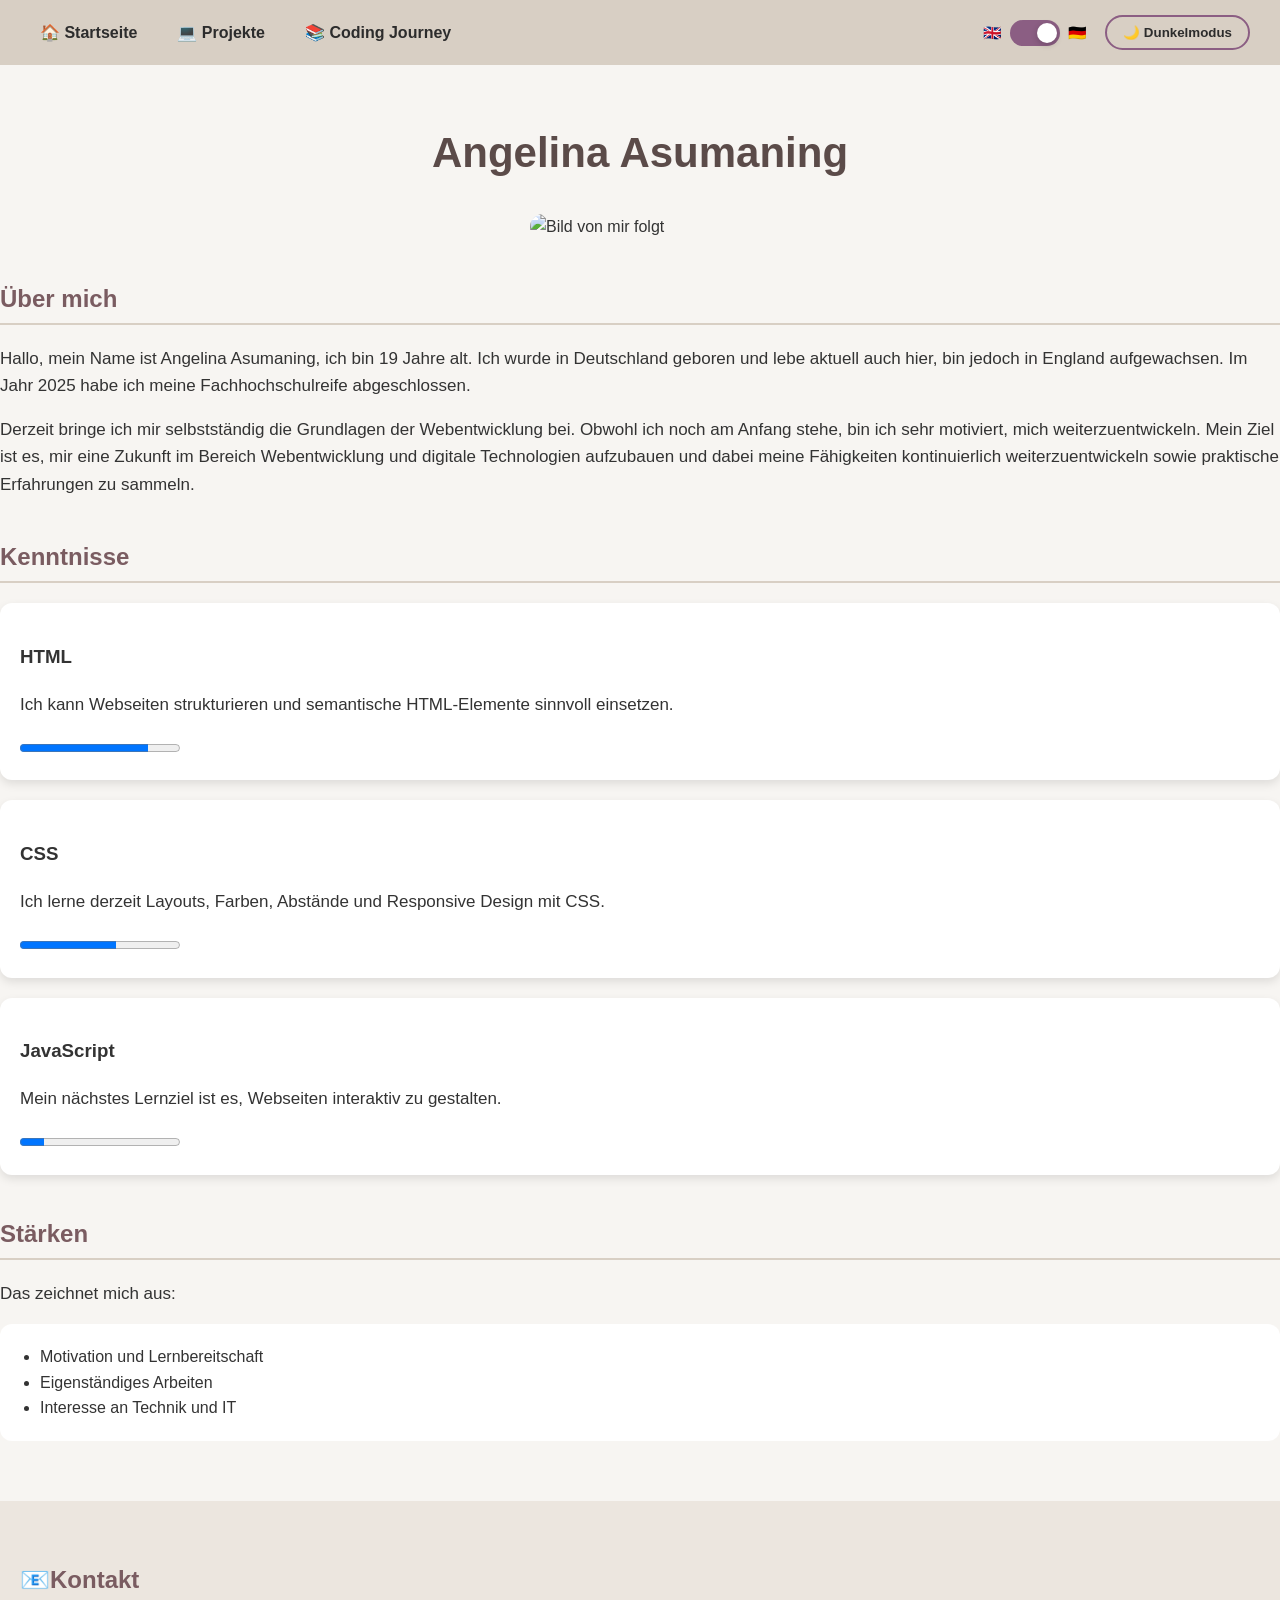
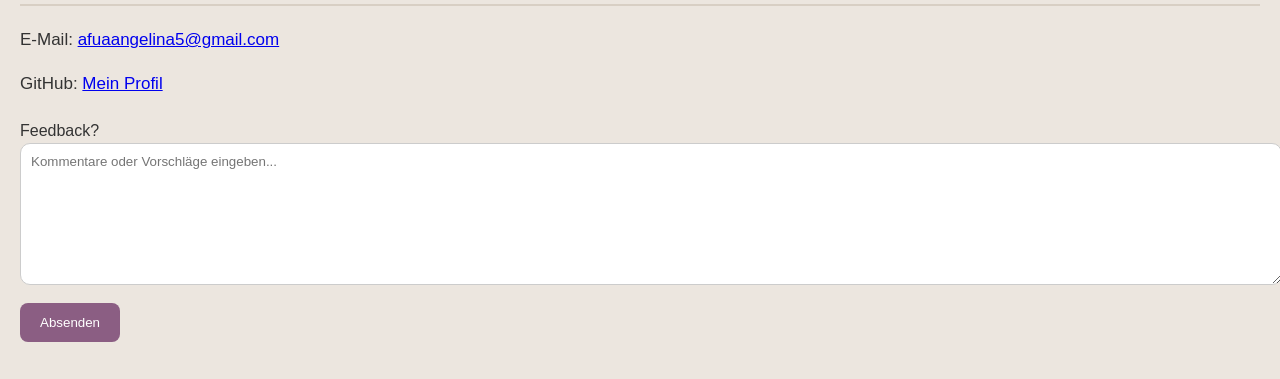
<file: index.html>
<!DOCTYPE html>
<html lang="de">
<head>
    <meta charset="utf-8">
    <title>Portfolio</title>
    <link rel="stylesheet" href="style.css">
</head>

<body>

   <nav>

<div class="nav-left">

<div class="dropdown">

<a href="index.html">🏠 Startseite</a>

<div class="dropdown-content">

<a href="index.html#about">Über mich</a>

<a href="index.html#skills">Kenntnisse</a>

<a href="index.html#strengths">Stärken</a>

<a href="#contact">Kontakt</a>

</div>

</div>

<div class="dropdown">

<a href="Projects.html">💻 Projekte</a>

<div class="dropdown-content">

<a href="Projects.html#project1">Erstes Projekt</a>

<a href="Projects.html#future">Zukünftige Projekte</a>

</div>
</div>
<div class="dropdown">

<a href="journey.html">📚 Coding Journey</a>

<div class="dropdown-content">

<a href="journey.html#timeline">Zeitstrahl</a>

<a href="journey.html#progress">Fortschritt</a>

<a href="journey.html#next">Nächste Ziele</a>

</div>

</div>

</div>

<div class="nav-right">

<div class="language-toggle">

<span>🇬🇧</span>

<label class="switch">

<input
type="checkbox"
checked
onchange="window.location.href='index-en.html'">

<span class="slider"></span>

</label>

<span>🇩🇪</span>

</div>

<button
id="theme-toggle"
data-language="de">

🌙 Dunkelmodus

</button>

</div>

</nav>

    <br>

    <h1>Angelina Asumaning</h1>

    <!-- Bild wird später hinzugefügt -->
    <img alt="Bild von mir folgt">

    <h2 id="about">Über mich</h2>

    <p>Hallo, mein Name ist Angelina Asumaning, ich bin 19 Jahre alt. Ich wurde in Deutschland geboren und lebe aktuell auch hier, bin jedoch in England aufgewachsen. Im Jahr 2025 habe ich meine Fachhochschulreife abgeschlossen.</p>

    <p>Derzeit bringe ich mir selbstständig die Grundlagen der Webentwicklung bei. Obwohl ich noch am Anfang stehe, bin ich sehr motiviert, mich weiterzuentwickeln. Mein Ziel ist es, mir eine Zukunft im Bereich Webentwicklung und digitale Technologien aufzubauen und dabei meine Fähigkeiten kontinuierlich weiterzuentwickeln sowie praktische Erfahrungen zu sammeln.</p>

   <section id="skills">

    <h2>Kenntnisse</h2>

    <div class="skill-card">

        <h3>HTML</h3>

        <p>Ich kann Webseiten strukturieren und semantische HTML-Elemente sinnvoll einsetzen.</p>

        <progress value="80" max="100"></progress>

    </div>

    <div class="skill-card">

        <h3>CSS</h3>

        <p>Ich lerne derzeit Layouts, Farben, Abstände und Responsive Design mit CSS.</p>

        <progress value="60" max="100"></progress>

    </div>

    <div class="skill-card">

        <h3>JavaScript</h3>

        <p>Mein nächstes Lernziel ist es, Webseiten interaktiv zu gestalten.</p>

        <progress value="15" max="100"></progress>

    </div>

</section>
    <h2 id="strengths">Stärken</h2>

    <p>Das zeichnet mich aus:</p>

    <ul>
        <li>Motivation und Lernbereitschaft</li>
        <li>Eigenständiges Arbeiten</li>
        <li>Interesse an Technik und IT</li>
    </ul>

    <footer>
        <h2 id="contact">📧Kontakt</h2>
        <p>E-Mail: <a href="mailto:afuaangelina5@gmail.com">afuaangelina5@gmail.com</a></p>
        <p>GitHub: <a href="https://github.com/afuaangelina">Mein Profil</a></p>
       <form id="feedback-form" action="https://formspree.io/f/mlgyypqn" method="POST">  
      <label for="feedback">Feedback?</label><br>
      <textarea  id="feedback" name="feedback" placeholder="Kommentare oder Vorschläge eingeben..." required></textarea>   
      <button type="submit">Absenden</button>
    <p id="success-message"></p>
 </form>
    </footer>
<script src="script.js"></script>
</body>
</html>
</file>
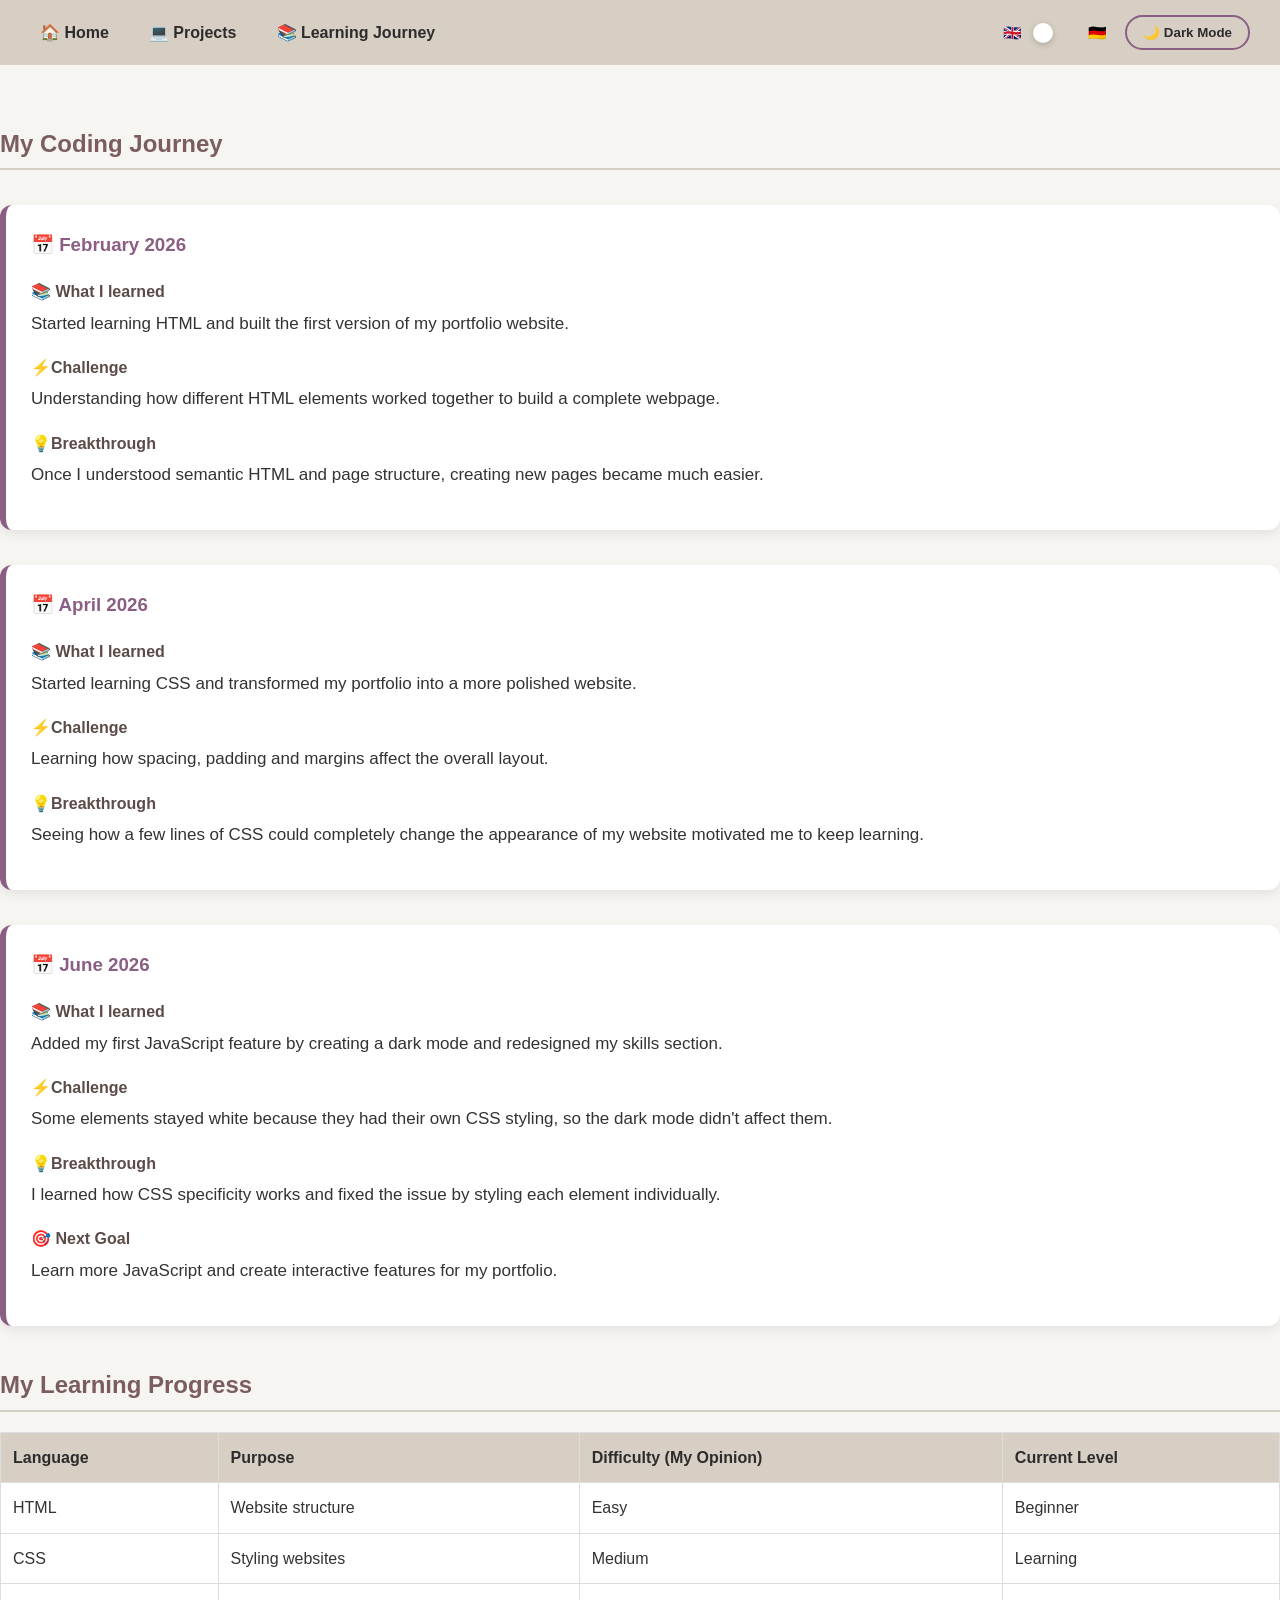
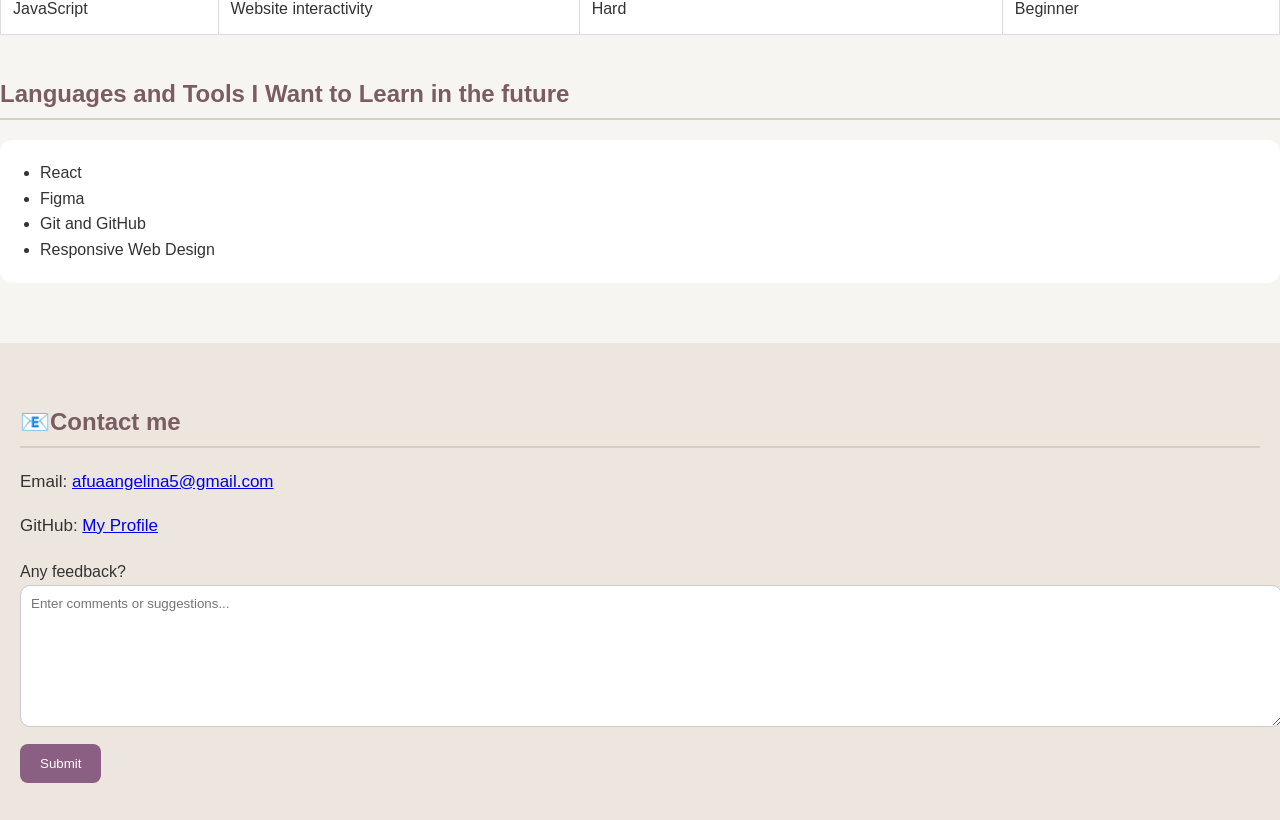
<file: journey-en.html>
<!DOCTYPE html>
<html lang="en">
<head>
    <meta charset="utf-8">
    <title>My Coding Journey</title>
    <link rel="stylesheet" href="style.css">
</head>

<body>

<nav>

<div class="nav-left">

<div class="dropdown">

<a href="index-en.html">🏠 Home</a>

<div class="dropdown-content">

<a href="index-en.html#about">About</a>

<a href="index-en.html#skills">Skills</a>

<a href="index-en.html#strengths">Strengths</a>

<a href="#contact">Contact</a>

</div>

</div>

<div class="dropdown">

<a href="Projects-en.html">💻 Projects</a>

<div class="dropdown-content">

<a href="Projects-en.html#project1">First Project</a>

<a href="Projects-en.html#future">Future Projects</a>

</div>

</div>

<div class="dropdown">

<a href="journey-en.html">📚 Learning Journey</a>

<div class="dropdown-content">

<a href="journey-en.html#timeline">Timeline</a>

<a href="journey-en.html#progress">Progress</a>

<a href="journey-en.html#next">Next Goals</a>

</div>

</div>

</div>

<div class="nav-right">

<div class="language-toggle">

<span>🇬🇧</span>

<label class="switch">

<input
type="checkbox"
onchange="window.location.href='journey.html'">

<span class="slider"></span>

</label>

<span>🇩🇪</span>

</div>

<button
id="theme-toggle"
data-language="en">

🌙 Dark Mode

</button>

</div>

</nav>

<section id="timeline">

<h2>My Coding Journey</h2>

<div class="timeline-item">

<h3 id="february">📅 February 2026</h3>

<h4>📚 What I learned</h4>

<p>
Started learning HTML and built the first version of my portfolio website.
</p>

<h4>⚡Challenge</h4>

<p>
Understanding how different HTML elements worked together to build a complete webpage.
</p>

<h4>💡Breakthrough</h4>

<p>
Once I understood semantic HTML and page structure, creating new pages became much easier.
</p>

</div>

<div class="timeline-item">

<h3 id="april">📅 April 2026</h3>

<h4>📚 What I learned</h4>

<p>
Started learning CSS and transformed my portfolio into a more polished website.
</p>

<h4>⚡Challenge</h4>

<p>
Learning how spacing, padding and margins affect the overall layout.
</p>

<h4>💡Breakthrough</h4>

<p>
Seeing how a few lines of CSS could completely change the appearance of my website motivated me to keep learning.
</p>

</div>

<div class="timeline-item">

<h3 id="june">📅 June 2026</h3>

<h4>📚 What I learned</h4>

<p>
Added my first JavaScript feature by creating a dark mode and redesigned my skills section.
</p>

<h4>⚡Challenge</h4>

<p>
Some elements stayed white because they had their own CSS styling, so the dark mode didn't affect them.
</p>

<h4>💡Breakthrough</h4>

<p>
I learned how CSS specificity works and fixed the issue by styling each element individually.
</p>

<h4>🎯 Next Goal</h4>

<p>
Learn more JavaScript and create interactive features for my portfolio.
</p>

</div>

</section>
<h2 id="progress">My Learning Progress</h2>

<table border="1">
    <tr>
        <th>Language</th>
        <th>Purpose</th>
        <th>Difficulty (My Opinion)</th>
        <th>Current Level</th>
    </tr>

    <tr>
        <td>HTML</td>
        <td>Website structure</td>
        <td>Easy</td>
        <td>Beginner</td>
    </tr>

    <tr>
        <td>CSS</td>
        <td>Styling websites</td>
        <td>Medium</td>
        <td>Learning</td>
    </tr>

    <tr>
        <td>JavaScript</td>
        <td>Website interactivity</td>
        <td>Hard</td>
        <td>Beginner</td>
    </tr>
</table>

<h2 id="next">Languages and Tools I Want to Learn in the future</h2>

<ul>
    <li>React</li>
    <li>Figma</li>
    <li>Git and GitHub</li>
    <li>Responsive Web Design</li>
</ul>

<footer>
     <h2 id="contact">📧Contact me</h2>
     <p>Email: <a href="mailto:afuaangelina5@gmail.com">afuaangelina5@gmail.com</a></p>
     <p>GitHub: <a href="https://github.com/afuaangelina">My Profile</a></p>
       <form id="feedback-form" action="https://formspree.io/f/mlgyypqn" method="POST">   
     <label for="feedback">Any feedback?</label><br>
     <textarea id="feedback" name="feedback" placeholder="Enter comments or suggestions..." required></textarea>   
     <button type="submit">Submit</button>
     <p id="success-message"></p>
     </form>        
</footer>
<script src="script.js"></script>
</body>
</html>
</file>
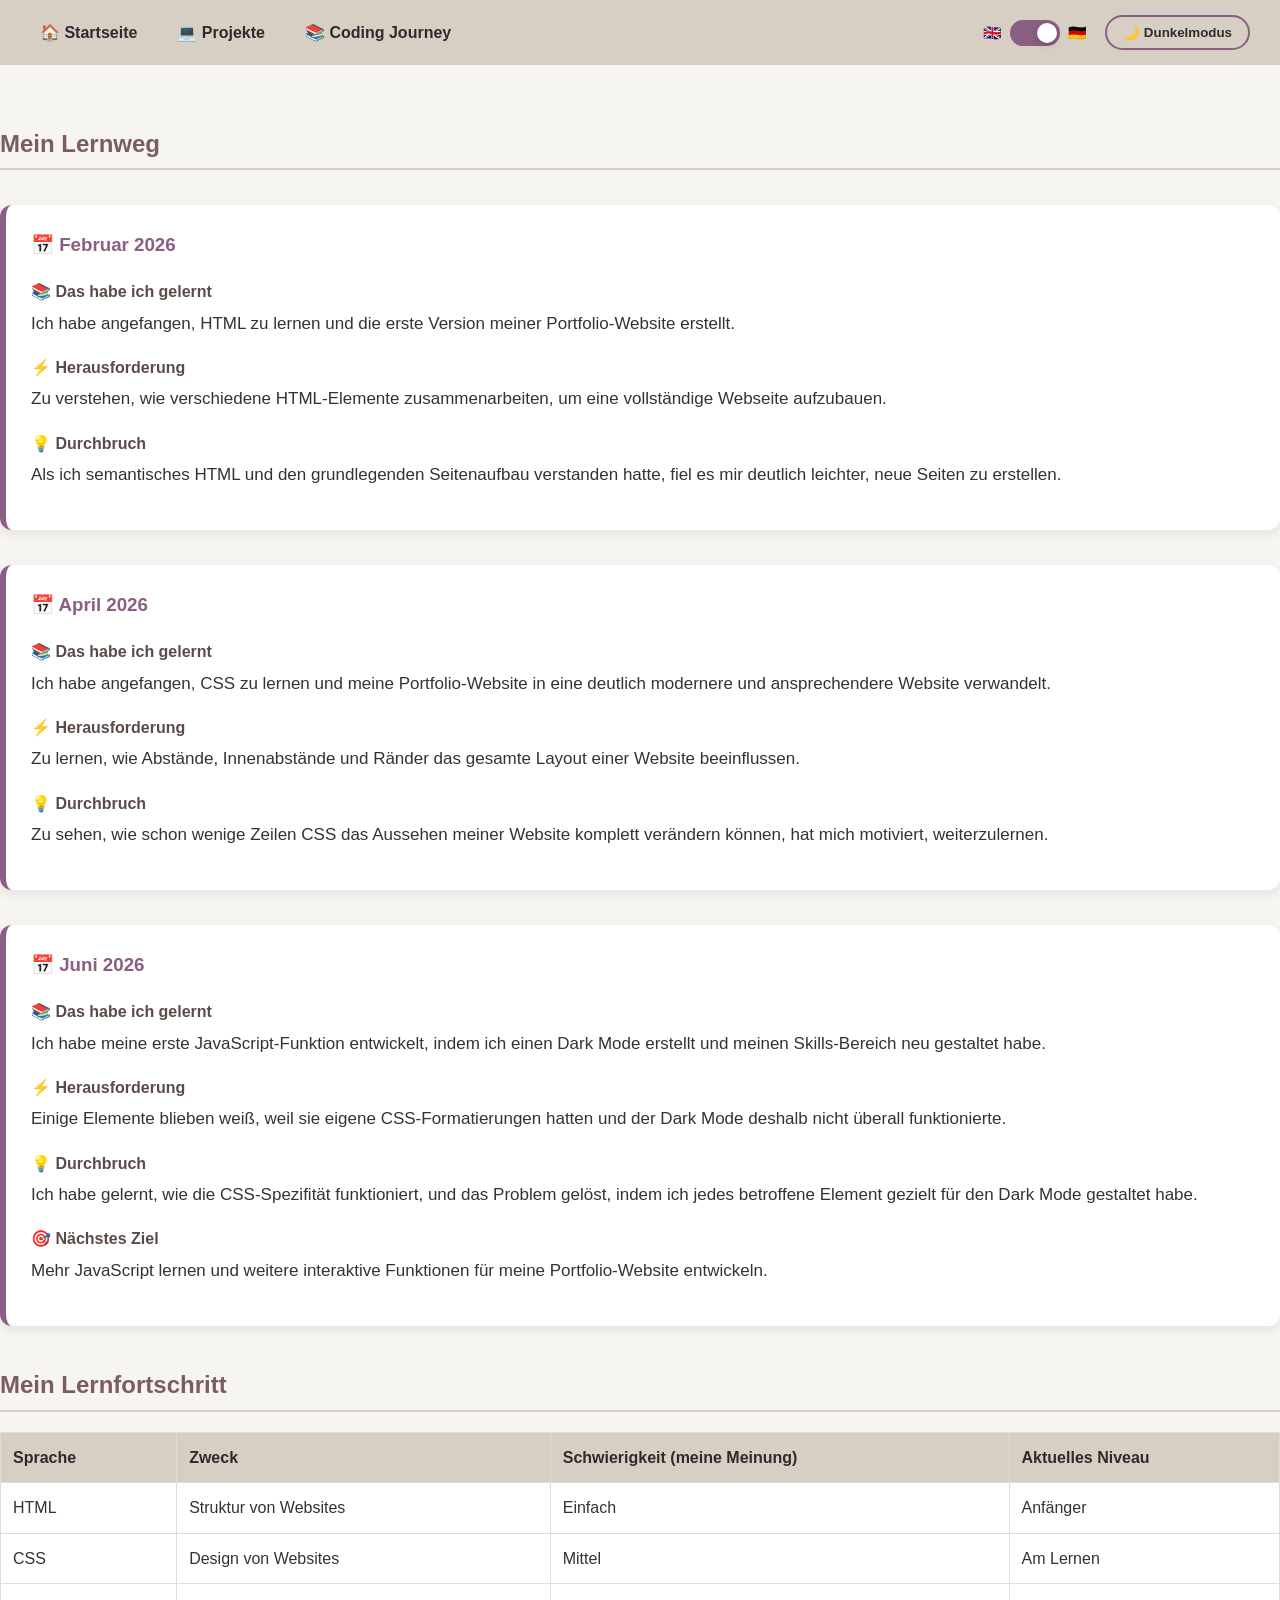
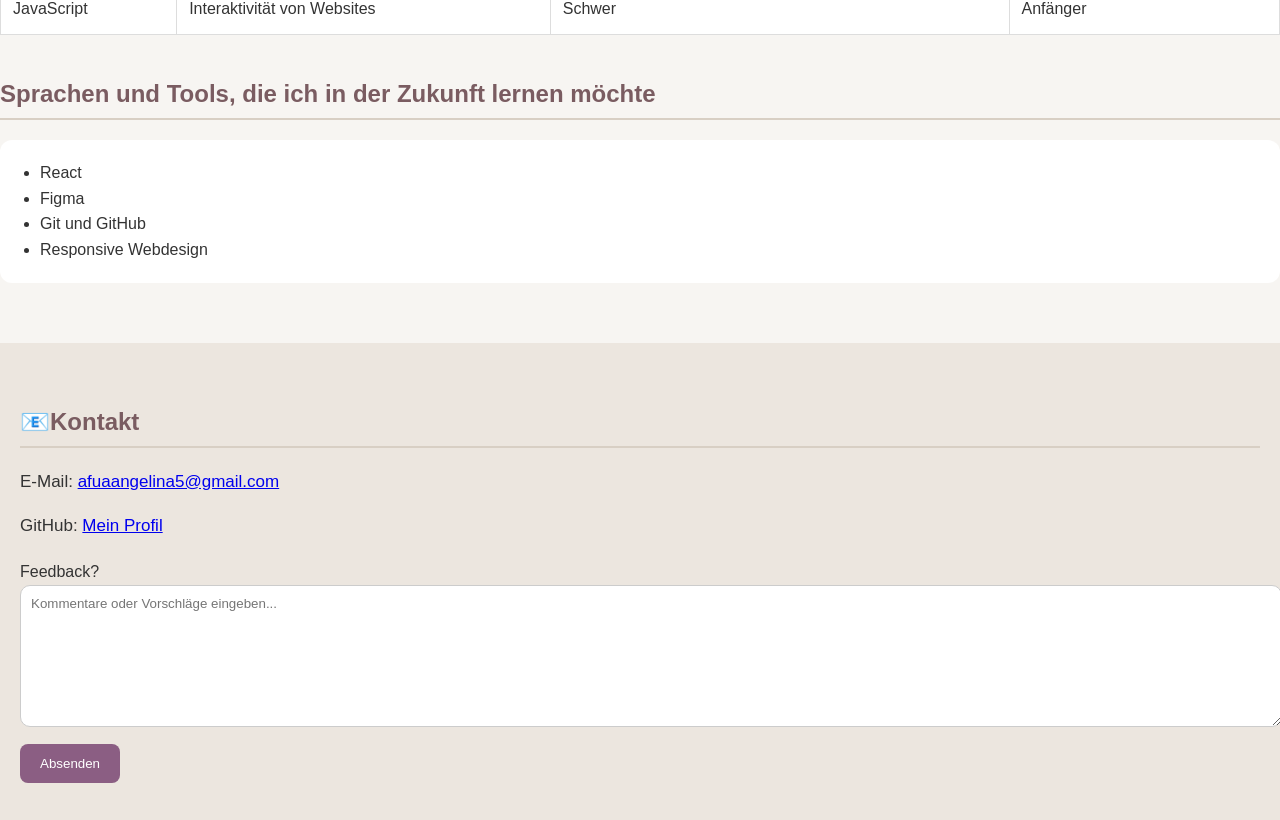
<file: journey.html>
<!DOCTYPE html>
<html lang="de">
<head>
    <meta charset="utf-8">
    <title>Mein Lernweg</title>
    <link rel="stylesheet" href="style.css">
</head>

<body>

<nav>

<div class="nav-left">

<div class="dropdown">

<a href="index.html">🏠 Startseite</a>

<div class="dropdown-content">

<a href="index.html#about">Über mich</a>

<a href="index.html#skills">Kenntnisse</a>

<a href="index.html#strengths">Stärken</a>

<a href="#contact">Kontakt</a>

</div>

</div>

<div class="dropdown">

<a href="Projects.html">💻 Projekte</a>

<div class="dropdown-content">

<a href="Projects.html#project1">Erstes Projekt</a>

<a href="Projects.html#future">Zukünftige Projekte</a>

</div>
</div>
<div class="dropdown">

<a href="journey.html">📚 Coding Journey</a>

<div class="dropdown-content">

<a href="journey.html#timeline">Zeitstrahl</a>

<a href="journey.html#progress">Fortschritt</a>

<a href="journey.html#next">Nächste Ziele</a>

</div>

</div>

</div>

<div class="nav-right">

<div class="language-toggle">

<span>🇬🇧</span>

<label class="switch">

<input
type="checkbox"
checked
onchange="window.location.href='journey-en.html'">

<span class="slider"></span>

</label>

<span>🇩🇪</span>

</div>

<button
id="theme-toggle"
data-language="de">

🌙 Dunkelmodus

</button>

</div>

</nav>

<section id="timeline">

<h2>Mein Lernweg</h2>

<div class="timeline-item">

<h3 id="february">📅 Februar 2026</h3>

<h4>📚 Das habe ich gelernt</h4>

<p>
Ich habe angefangen, HTML zu lernen und die erste Version meiner Portfolio-Website erstellt.
</p>

<h4>⚡ Herausforderung</h4>

<p>
Zu verstehen, wie verschiedene HTML-Elemente zusammenarbeiten, um eine vollständige Webseite aufzubauen.
</p>

<h4>💡 Durchbruch</h4>

<p>
Als ich semantisches HTML und den grundlegenden Seitenaufbau verstanden hatte, fiel es mir deutlich leichter, neue Seiten zu erstellen.
</p>

</div>

<div class="timeline-item">

<h3 id="april">📅 April 2026</h3>

<h4>📚 Das habe ich gelernt</h4>

<p>
Ich habe angefangen, CSS zu lernen und meine Portfolio-Website in eine deutlich modernere und ansprechendere Website verwandelt.
</p>

<h4>⚡ Herausforderung</h4>

<p>
Zu lernen, wie Abstände, Innenabstände und Ränder das gesamte Layout einer Website beeinflussen.
</p>

<h4>💡 Durchbruch</h4>

<p>
Zu sehen, wie schon wenige Zeilen CSS das Aussehen meiner Website komplett verändern können, hat mich motiviert, weiterzulernen.
</p>

</div>

<div class="timeline-item">

<h3 id="june">📅 Juni 2026</h3>

<h4>📚 Das habe ich gelernt</h4>

<p>
Ich habe meine erste JavaScript-Funktion entwickelt, indem ich einen Dark Mode erstellt und meinen Skills-Bereich neu gestaltet habe.
</p>

<h4>⚡ Herausforderung</h4>

<p>
Einige Elemente blieben weiß, weil sie eigene CSS-Formatierungen hatten und der Dark Mode deshalb nicht überall funktionierte.
</p>

<h4>💡 Durchbruch</h4>

<p>
Ich habe gelernt, wie die CSS-Spezifität funktioniert, und das Problem gelöst, indem ich jedes betroffene Element gezielt für den Dark Mode gestaltet habe.
</p>

<h4>🎯 Nächstes Ziel</h4>

<p>
Mehr JavaScript lernen und weitere interaktive Funktionen für meine Portfolio-Website entwickeln.
</p>

</div>

</section>
<h2 id="progress">Mein Lernfortschritt</h2>

<table border="1">
    <tr>
        <th>Sprache</th>
        <th>Zweck</th>
        <th>Schwierigkeit (meine Meinung)</th>
        <th>Aktuelles Niveau</th>
    </tr>

    <tr>
        <td>HTML</td>
        <td>Struktur von Websites</td>
        <td>Einfach</td>
        <td>Anfänger</td>
    </tr>

    <tr>
        <td>CSS</td>
        <td>Design von Websites</td>
        <td>Mittel</td>
        <td>Am Lernen</td>
    </tr>

    <tr>
        <td>JavaScript</td>
        <td>Interaktivität von Websites</td>
        <td>Schwer</td>
        <td>Anfänger</td>
    </tr>
</table>

<h2 id="next">Sprachen und Tools, die ich in der Zukunft lernen möchte</h2>

<ul>
    <li>React</li>
    <li>Figma</li>
    <li>Git und GitHub</li>
    <li>Responsive Webdesign</li>
</ul>

<footer>
     <h2 id="contact">📧Kontakt</h2>
     <p>E-Mail: <a href="mailto:afuaangelina5@gmail.com">afuaangelina5@gmail.com</a></p>
     <p>GitHub: <a href="https://github.com/afuaangelina">Mein Profil</a></p>
<form id="feedback-form" action="https://formspree.io/f/mlgyypqn" method="POST">  
      <label for="feedback">Feedback?</label><br>
      <textarea  id="feedback" name="feedback" placeholder="Kommentare oder Vorschläge eingeben..." required></textarea>   
      <button type="submit">Absenden</button>
    <p id="success-message"></p>
 </form>
</footer>
<script src="script.js"></script>
</body>
</html>
</file>
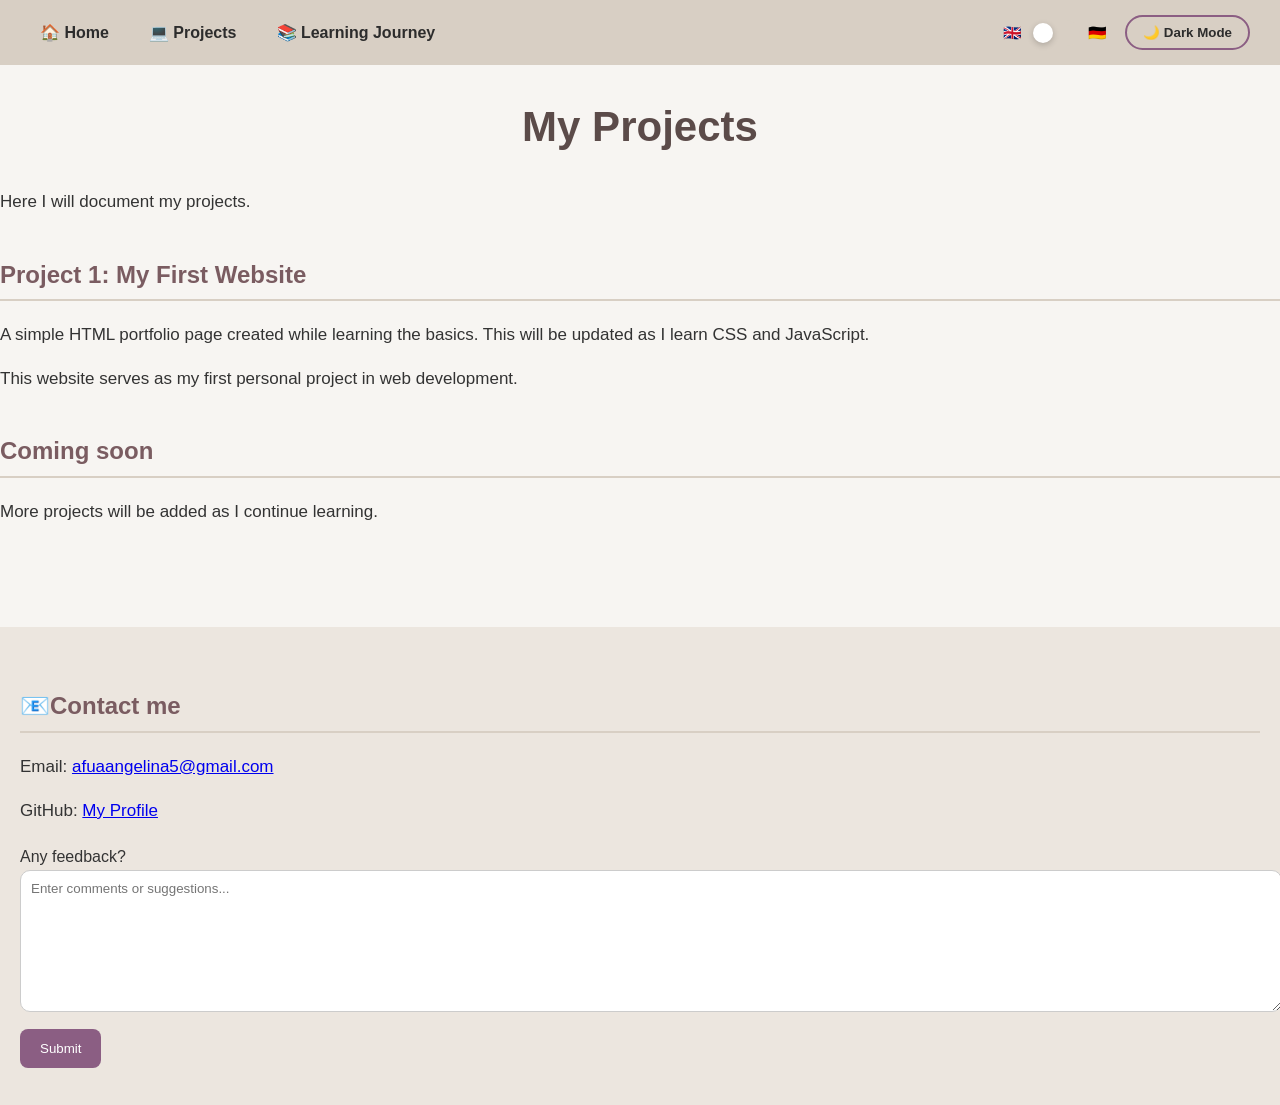
<file: Projects-en.html>
<!DOCTYPE html>
<html lang="en">
<head>
    <meta charset="utf-8">
    <title>Projects</title>
    <link rel="stylesheet" href="style.css">
</head>
<body>

 <nav>

<div class="nav-left">

<div class="dropdown">

<a href="index-en.html">🏠 Home</a>

<div class="dropdown-content">

<a href="index-en.html#about">About</a>

<a href="index-en.html#skills">Skills</a>

<a href="index-en.html#strengths">Strengths</a>

<a href="#contact">Contact</a>

</div>

</div>

<div class="dropdown">

<a href="Projects-en.html">💻 Projects</a>

<div class="dropdown-content">

<a href="Projects-en.html#project1">First Project</a>

<a href="Projects-en.html#future">Future Projects</a>

</div>

</div>

<div class="dropdown">

<a href="journey-en.html">📚 Learning Journey</a>

<div class="dropdown-content">

<a href="journey-en.html#timeline">Timeline</a>

<a href="journey-en.html#progress">Progress</a>

<a href="journey-en.html#next">Next Goals</a>

</div>

</div>

</div>

<div class="nav-right">

<div class="language-toggle">

<span>🇬🇧</span>

<label class="switch">

<input
type="checkbox"
onchange="window.location.href='Projects.html'">

<span class="slider"></span>

</label>

<span>🇩🇪</span>

</div>

<button
id="theme-toggle"
data-language="en">

🌙 Dark Mode

</button>

</div>

</nav>
   <h1>My Projects</h1>

<p>Here I will document my projects.</p>

<h2 id="project1">Project 1: My First Website</h2>
<p>A simple HTML portfolio page created while learning the basics. This will be updated as I learn CSS and JavaScript.</p>
<p>This website serves as my first personal project in web development.</p>
    
<h2 id="future">Coming soon</h2>
<p>More projects will be added as I continue learning.</p>
 <br>   
<footer>
     <h2 id="contact">📧Contact me</h2>
     <p>Email: <a href="mailto:afuaangelina5@gmail.com">afuaangelina5@gmail.com</a></p>
     <p>GitHub: <a href="https://github.com/afuaangelina">My Profile</a></p>
     <form id="feedback-form" action="https://formspree.io/f/mlgyypqn" method="POST">   
     <label for="feedback">Any feedback?</label><br>
     <textarea id="feedback" name="feedback" placeholder="Enter comments or suggestions..." required></textarea>   
     <button type="submit">Submit</button>
     <p id="success-message"></p>
     </form>     
</footer>
<script src="script.js"></script>
</body>
</html>
</file>
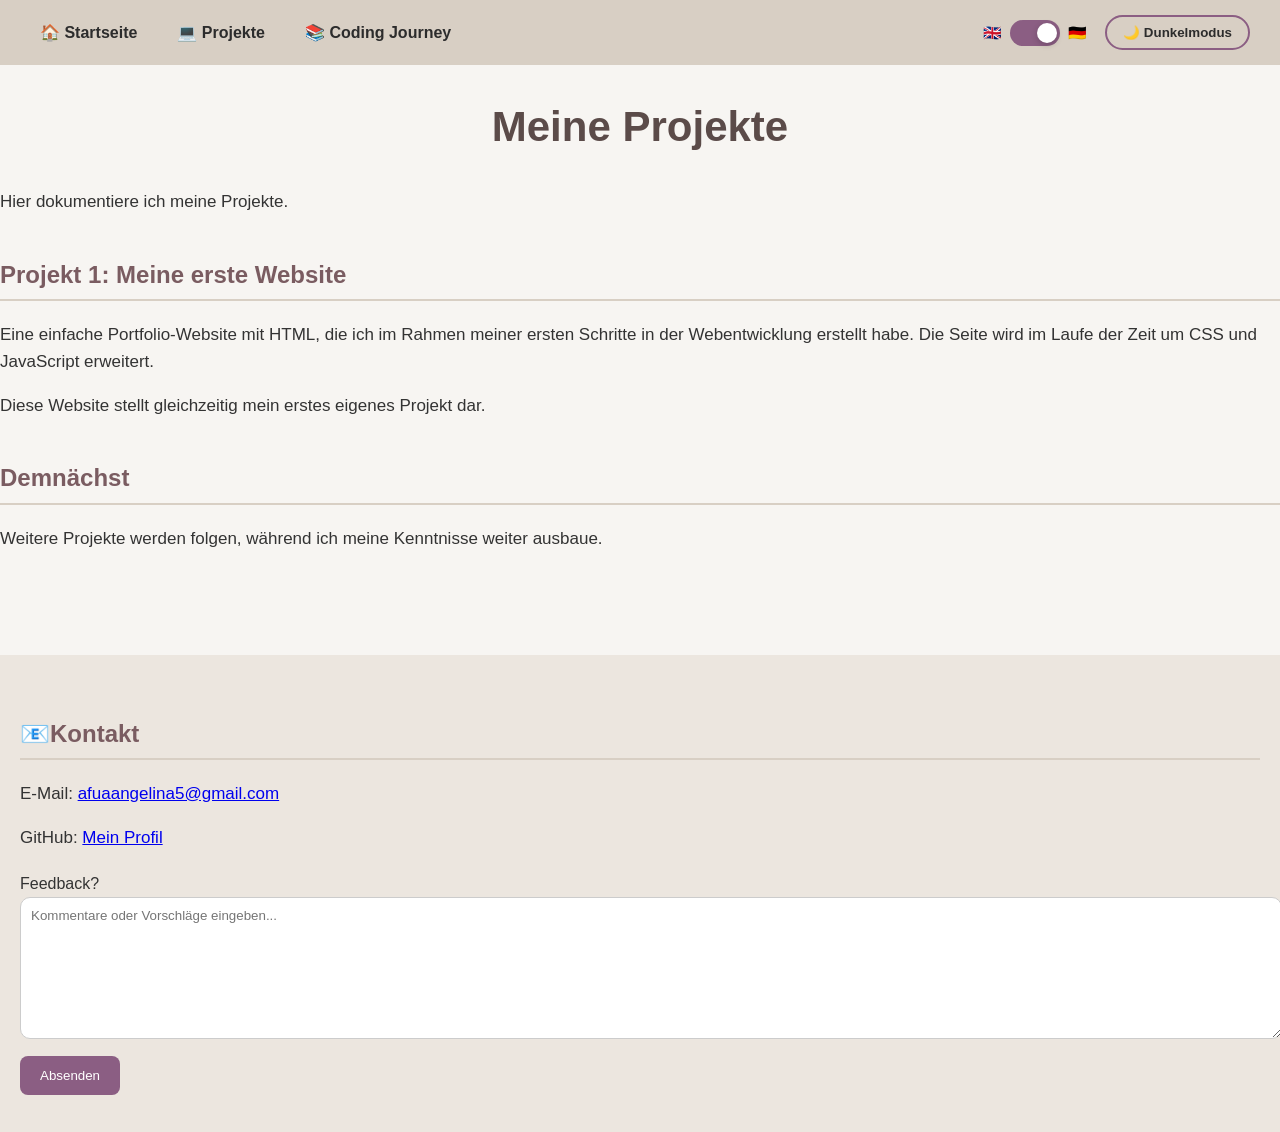
<file: Projects.html>
<!DOCTYPE html>
<html lang="de">
<head>
    <meta charset="utf-8">
    <title>Projekte</title>
    <link rel="stylesheet" href="style.css">
</head>
<body>

<nav>

<div class="nav-left">

<div class="dropdown">

<a href="index.html">🏠 Startseite</a>

<div class="dropdown-content">

<a href="index.html#about">Über mich</a>

<a href="index.html#skills">Kenntnisse</a>

<a href="index.html#strengths">Stärken</a>

<a href="#contact">Kontakt</a>

</div>

</div>

<div class="dropdown">

<a href="Projects.html">💻 Projekte</a>

<div class="dropdown-content">

<a href="Projects.html#project1">Erstes Projekt</a>

<a href="Projects.html#future">Zukünftige Projekte</a>

</div>
</div>
<div class="dropdown">

<a href="journey.html">📚 Coding Journey</a>

<div class="dropdown-content">

<a href="journey.html#timeline">Zeitstrahl</a>

<a href="journey.html#progress">Fortschritt</a>

<a href="journey.html#next">Nächste Ziele</a>

</div>

</div>

</div>

<div class="nav-right">

<div class="language-toggle">

<span>🇬🇧</span>

<label class="switch">

<input
type="checkbox"
checked
onchange="window.location.href='Projects-en.html'">

<span class="slider"></span>

</label>

<span>🇩🇪</span>

</div>

<button
id="theme-toggle"
data-language="de">

🌙 Dunkelmodus

</button>

</div>

</nav>
<h1>Meine Projekte</h1>

<p>Hier dokumentiere ich meine Projekte.</p>

<h2 id="projekt1">Projekt 1: Meine erste Website</h2>
<p>Eine einfache Portfolio-Website mit HTML, die ich im Rahmen meiner ersten Schritte in der Webentwicklung erstellt habe. Die Seite wird im Laufe der Zeit um CSS und JavaScript erweitert.</p>
<p>Diese Website stellt gleichzeitig mein erstes eigenes Projekt dar.</p>
    
<h2 id="future">Demnächst</h2>
<p>Weitere Projekte werden folgen, während ich meine Kenntnisse weiter ausbaue.</p>
 <br>   
<footer>
     <h2 id="contact">📧Kontakt</h2>
     <p>E-Mail: <a href="mailto:afuaangelina5@gmail.com">afuaangelina5@gmail.com</a></p>
     <p>GitHub: <a href="https://github.com/afuaangelina">Mein Profil</a></p>
<form id="feedback-form" action="https://formspree.io/f/mlgyypqn" method="POST">  
      <label for="feedback">Feedback?</label><br>
      <textarea  id="feedback" name="feedback" placeholder="Kommentare oder Vorschläge eingeben..." required></textarea>   
      <button type="submit">Absenden</button>
    <p id="success-message"></p>
 </form>
</footer>
<script src="script.js"></script>
</body>
</html>
</file>
<file: style.css>
/* ===== GENERAL PAGE STYLING ===== */

body {
    background-color: #f7f5f2;
    font-family: Arial, sans-serif;
    color: #333333;
    margin: 0;
    line-height: 1.6;
}

/* ===== HEADER + NAVIGATION ===== */

nav{

display:flex;

justify-content:space-between;

align-items:center;

background:#d8cfc4;

padding:15px 30px;

position:sticky;

top:0;

z-index:999;

}
.nav-left{

display:flex;

align-items:center;

gap:20px;

}

.nav-right{

display:flex;

align-items:center;

gap:18px;

}

nav a {
    text-decoration: none;
    color: #2c2c2c;
    padding: 10px;
    font-weight: bold;
}

nav a:hover {
    color: #8b5e83;
}

/* ===== DROPDOWN MENU ===== */

.dropdown {
    position: relative;
    display: inline-block;
}

.dropdown-content {
    display: none;
    position: absolute;
    background-color: white;
    min-width: 180px;
    box-shadow: 0px 4px 8px rgba(0,0,0,0.1);
    border-radius: 8px;
}

.dropdown-content a {
    display: block;
    padding: 12px;
    color: #333333;
}

.dropdown-content a:hover {
    background-color: #f2ece7;
}

.dropdown:hover .dropdown-content {
    display: block;
}

/* ===== MAIN CONTENT ===== */

main {
    padding: 40px;
    max-width: 900px;
    margin: auto;
}

/* ===== HEADINGS ===== */

h1 {
    text-align: center;
    color: #5b4b49;
    font-size: 42px;
}

h2 {
    color: #7a5c61;
    margin-top: 40px;
    border-bottom: 2px solid #d8cfc4;
    padding-bottom: 5px;
}

/* ===== PARAGRAPHS ===== */

p {
    font-size: 17px;
}

/* ===== LISTS ===== */

ul {
    background-color: white;
    padding: 20px 40px;
    border-radius: 12px;
}

/* ===== IMAGE ===== */

img {
    display: block;
    margin: auto;
    border-radius: 15px;
    width: 220px;
}

/* ===== TABLE ===== */

table {
    width: 100%;
    border-collapse: collapse;
    background-color: white;
    margin-top: 20px;
}

th {
    background-color: #d8cfc4;
    color: #2c2c2c;
}

th, td {
    border: 1px solid #dddddd;
    padding: 12px;
    text-align: left;
}

/* ===== FORM ===== */

form {
    margin-top: 20px;
}

textarea {
    width: 100%;
    height: 120px;
    border-radius: 10px;
    border: 1px solid #cccccc;
    padding: 10px;
    font-family: Arial, sans-serif;
}

button {
    margin-top: 10px;
    background-color: #8b5e83;
    color: white;
    border: none;
    padding: 12px 20px;
    border-radius: 8px;
    cursor: pointer;
}

button:hover {
    background-color: #6f4868;
}

/* ===== FOOTER ===== */

footer {
    margin-top: 60px;
    padding: 20px;
    background-color: #ece6df;
}
/* ---------- Language Toggle ---------- */

.language-toggle{

display:flex;

align-items:center;

gap:8px;

margin:0;

font-weight:bold;

}

.language-toggle span{

font-size:15px;

}

/* Switch */

.switch{

position:relative;

display:inline-block;

width:50px;

height:26px;

}

.switch input{

opacity:0;

width:0;

height:0;

}

.slider{

position:absolute;

cursor:pointer;

top:0;

left:0;

right:0;

bottom:0;

background:#d8cfc4;

border-radius:30px;

transition:.3s;

}

.slider::before{

content:"";

position:absolute;

height:20px;

width:20px;

left:3px;

bottom:3px;

background:white;

border-radius:50%;

transition:.3s;

box-shadow:0 2px 6px rgba(0,0,0,.2);

}

.switch input:checked + .slider{

background:#8b5e83;

}

.switch input:checked + .slider::before{

transform:translateX(24px);

}

/* Dark Mode */

.dark-mode .slider{

background:#555;

}

.dark-mode .switch input:checked + .slider{

background:#c89ab7;

}
/* ---------- SKILL CARDS ---------- */

.skill-card{

background:white;

padding:20px;

margin:20px 0;

border-radius:12px;

box-shadow:0 4px 10px rgba(0,0,0,.1);

}
/* ========================= */
/* Timeline */
/* ========================= */

#timeline{

margin-top:60px;

}

.timeline-item{

background:white;

padding:25px;

margin:35px 0;

border-left:6px solid #8b5e83;

border-radius:12px;

box-shadow:0 4px 12px rgba(0,0,0,.08);

transition:.3s;

}

.timeline-item:hover{

transform:translateY(-5px);

box-shadow:0 10px 25px rgba(0,0,0,.12);

}

.timeline-item h3{

margin-top:0;

color:#8b5e83;

}

.timeline-item h4{

margin-bottom:5px;

margin-top:18px;

color:#5b4b49;

}

.timeline-item p{

margin-top:0;

}

.dark-mode .timeline-item{

background:#312d2c;

border-left-color:#c89ab7;

}

.dark-mode .timeline-item h3{

color:#f0dce8;

}

.dark-mode .timeline-item h4{

color:#d7a7c3;

}
/* ================================================= */
/*                     DARK MODE                      */
/* ================================================= */

.dark-mode {
    background-color: #262322;
    color: #f5f1ec;
}

/* Smooth transitions */

body,
nav,
footer,
ul,
table,
th,
td,
textarea,
button,
.skill-card,
.dropdown-content,
main,
section,
h1,
h2,
h3,
p,
li,
a,
img {
    transition:
        background-color .35s ease,
        color .35s ease,
        border-color .35s ease,
        box-shadow .35s ease;
}

/* ========================= */
/* Navigation */
/* ========================= */

.dark-mode nav{
    background:#3a3534;
}

.dark-mode nav a{
    color:#f5f1ec;
}

.dark-mode nav a:hover{
    color:#d7a7c3;
}

/* ========================= */
/* Theme Button */
/* ========================= */

#theme-toggle{

    margin:0;

    padding:8px 16px;

    border-radius:30px;

    border:2px solid #8b5e83;

    background:transparent;

    color:#2c2c2c;

    font-weight:bold;

    cursor:pointer;

    transition:all .3s ease;

}

#theme-toggle:hover{

    background:#8b5e83;

    color:white;

}

.dark-mode #theme-toggle{

    color:#f5f1ec;

    border-color:#d7a7c3;

}

.dark-mode #theme-toggle:hover{

    background:#d7a7c3;

    color:#262322;

}

/* ========================= */
/* Headings */
/* ========================= */

.dark-mode h1{

    color:#ffffff;

}

.dark-mode h2{

    color:#f0dce8;

    border-bottom:2px solid #5f5653;

}

.dark-mode h3{

    color:#ffffff;

}

/* ========================= */
/* Paragraphs */
/* ========================= */

.dark-mode p,
.dark-mode li{

    color:#ece7e2;

}

/* ========================= */
/* Lists */
/* ========================= */

.dark-mode ul{

    background:#312d2c;

    color:#ece7e2;

}

/* ========================= */
/* Tables */
/* ========================= */

.dark-mode table{

    background:#312d2c;

    color:#ece7e2;

}

.dark-mode th{

    background:#544c49;

    color:white;

}

.dark-mode td{

    border:1px solid #5f5653;

}

/* ========================= */
/* Dropdown */
/* ========================= */

.dark-mode .dropdown-content{

    background:#312d2c;

}

.dark-mode .dropdown-content a{

    color:#f5f1ec;

}

.dark-mode .dropdown-content a:hover{

    background:#494341;

}

/* ========================= */
/* Skill Cards */
/* ========================= */

.dark-mode .skill-card{

    background:#312d2c;

    color:#ece7e2;

    box-shadow:0 6px 20px rgba(0,0,0,.35);

}

/* ========================= */
/* Forms */
/* ========================= */

.dark-mode textarea{

    background:#312d2c;

    color:#f5f1ec;

    border:1px solid #5f5653;

}

.dark-mode textarea::placeholder{

    color:#b9b1ab;

}

/* ========================= */
/* Buttons */
/* ========================= */

.dark-mode button{

    background:#8b5e83;

    color:white;

}

.dark-mode button:hover{

    background:#a26e98;

}

/* ========================= */
/* Images */
/* ========================= */

.dark-mode img{

    box-shadow:0 10px 25px rgba(0,0,0,.45);

}

/* ========================= */
/* Footer */
/* ========================= */

.dark-mode footer{

    background:#3a3534;

    color:#ece7e2;

}
/* ---------- Feedback Success Message ---------- */

#success-message{

margin-top:15px;

font-weight:bold;

color:#2e7d32;

opacity:0;

transition:opacity .3s ease;

}

#success-message.show{

opacity:1;

}

.dark-mode #success-message{

color:#81c784;

}

/* ========================= */
/* Links */
/* ========================= */

.dark-mode a{

    color:#d7a7c3;

}

.dark-mode a:hover{

    color:#edd3e3;

}
</file>
